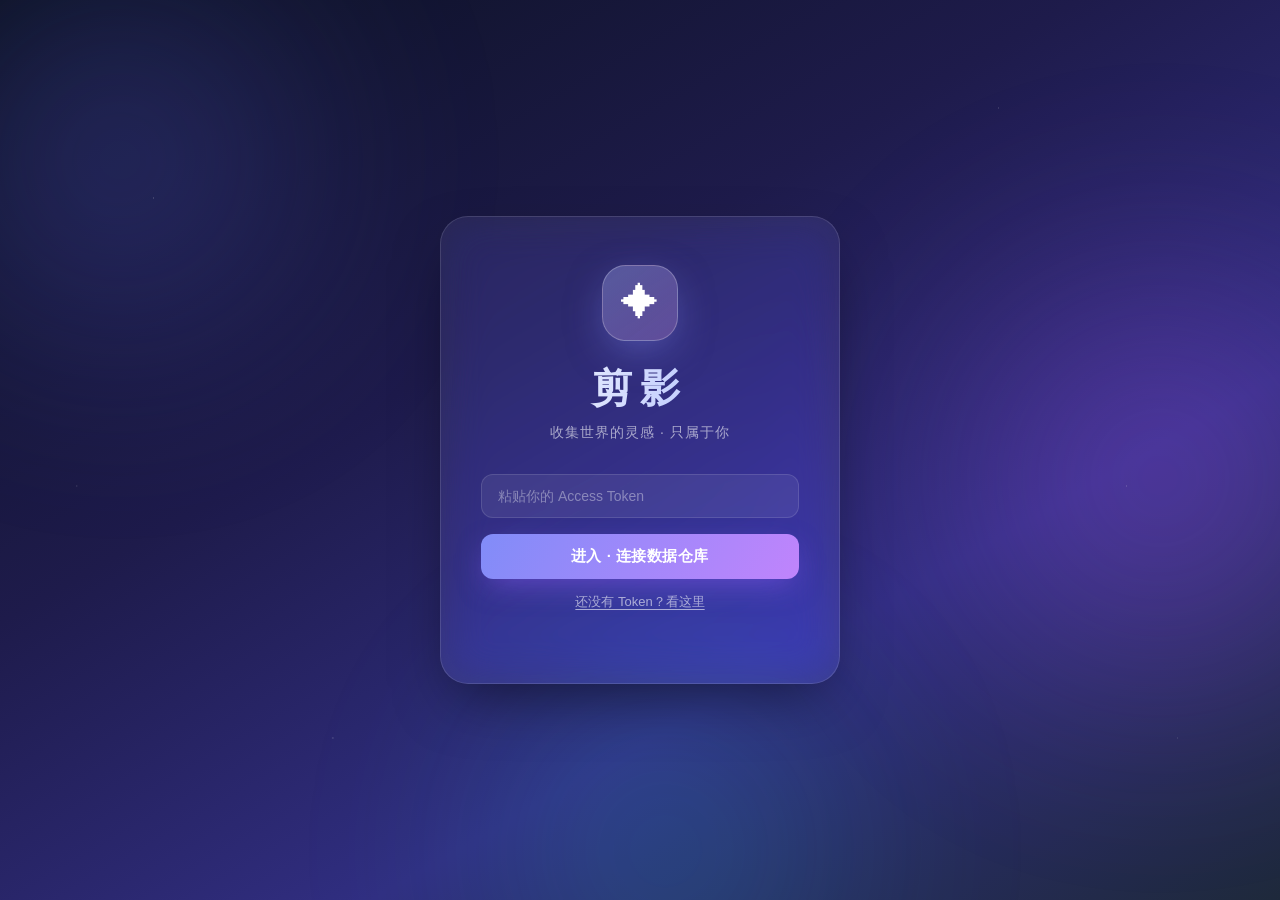
<file: index.html>
<!DOCTYPE html>
<html lang="zh-CN">
<head>
<meta charset="UTF-8">
<meta name="viewport" content="width=device-width, initial-scale=1.0">
<meta name="theme-color" content="#0f172a">
<title>剪影 · 灵感收藏</title>
<script>
/* 移动端自动分流到移动版（桌面版 / 移动版各自独立优化，互不妥协） */
(function(){var m=/Android|iPhone|iPad|iPod|Mobile/i.test(navigator.userAgent)||innerWidth<768;if(m){location.replace(location.href.replace(/index\.html?$/,'index-mobile.html'));}})();
</script>
<link rel="icon" href="data:image/svg+xml,%3Csvg xmlns='http://www.w3.org/2000/svg' viewBox='0 0 32 32'%3E%3Ctext y='24' font-size='24'%3E%E2%9C%A6%3C/text%3E%3C/svg%3E">
<link rel="stylesheet" href="assets/css/desktop.css">
</head>
<body>

<!-- ============ 渐变夜空背景 + 漂浮光球 ============ -->
<div class="bg" aria-hidden="true">
  <div class="orb o1"></div>
  <div class="orb o2"></div>
  <div class="orb o3"></div>
  <div class="starfield"></div>
</div>

<!-- ============ 登录屏 ============ -->
<div id="loginScreen" class="screen login hidden">
  <div class="login-card glass">
    <div class="login-logo">✦</div>
    <h1 class="login-title">剪影</h1>
    <p class="login-sub">收集世界的灵感 · 只属于你</p>
    <input id="loginToken" class="field" type="password" placeholder="粘贴你的 Access Token" autocomplete="off">
    <button id="loginBtn" class="btn-primary btn-block">进入 · 连接数据仓库</button>
    <button id="loginGuideBtn" class="btn-link">还没有 Token？看这里</button>
    <div id="loginGuide" class="login-guide hidden">
      <ol>
        <li>打开 <b>github.com/settings/tokens</b></li>
        <li>点 <b>Generate new token</b> → <b>Fine-grained token</b></li>
        <li>Token name 随意，有效期自选</li>
        <li><b>Repository access</b> 选 <b>Only select repositories</b>，勾选 <b>diary-data</b></li>
        <li><b>Permissions</b> → Repository permissions → <b>Contents: Read and write</b></li>
        <li>Generate 后复制令牌，粘贴到上方</li>
      </ol>
      <p class="tip">令牌只存在你自己浏览器里（localStorage），不会上传到任何服务器。所有数据写进你的私有仓库 <code>diary-data</code>。</p>
    </div>
    <p id="loginMsg" class="login-msg"></p>
  </div>
</div>

<!-- ============ 主界面 ============ -->
<div id="app" class="screen app hidden">

  <header class="nav glass">
    <div class="nav-logo"><span class="logo-mark">✦</span><span class="logo-text">剪影</span></div>
    <nav class="type-tabs" id="typeTabs">
      <button class="type-tab active" data-type="all">全部</button>
      <button class="type-tab" data-type="note"><i>✦</i>杂思</button>
      <button class="type-tab" data-type="quote"><i>❝</i>名句</button>
      <button class="type-tab" data-type="idea"><i>✧</i>奇思</button>
      <button class="type-tab" data-type="collection"><i>◉</i>美图</button>
    </nav>
    <div class="nav-right">
      <div class="search-wrap2">
        <input id="searchInput" class="search" type="search" placeholder="搜索…" autocomplete="off">
        <div id="searchSuggest" class="search-suggest hidden"></div>
      </div>
      <select id="monthSelect" class="month-select" title="按月份跳转"></select>
      <button id="wallBtn" class="icon-btn" title="图片墙">▦</button>
      <button id="settingsBtn" class="icon-btn" title="设置">⚙</button>
    </div>
  </header>

  <div id="emptyState" class="empty-state hidden">
    <div class="empty-glyph">◌</div>
    <p class="empty-title">这里还很安静</p>
    <p class="empty-sub">点右下角「＋」，写下第一条灵感</p>
  </div>
  <main id="timeline" class="timeline"></main>

  <div id="stats" class="stats glass hidden">
    <div class="stat-item"><b id="statCount">0</b><span>条</span></div>
    <div class="stat-item"><b id="statTag">0</b><span>标签</span></div>
    <div class="stat-item"><b id="statImg">0</b><span>图</span></div>
  </div>

  <button id="fabBtn" class="fab" title="写一条">＋</button>
  <button id="backTop" class="back-top hidden" title="回到顶部">↑</button>
</div>

<!-- ============ 编辑器弹窗 ============ -->
<div id="editor" class="modal hidden">
  <div class="editor glass">
    <div class="editor-head">
      <span class="editor-title" id="editorTitle">新灵感</span>
      <button class="preview-btn" id="previewBtn" title="切换预览">👁 预览</button>
      <button class="icon-btn editor-close" id="editorClose" title="关闭">✕</button>
    </div>
    <div class="type-picker" id="typePicker"></div>
    <textarea id="editorBody" class="editor-body" placeholder="写点什么…&#10;支持 markdown：# 标题、**粗体**、*斜体*、&gt; 引用、```代码```"></textarea>
    <div id="editorPreview" class="editor-preview hidden"></div>
    <div class="meta-row">
      <div class="chips" id="tagChips"></div>
      <input id="tagInput" class="tag-input" placeholder="标签 · 回车添加" autocomplete="off">
    </div>
    <div class="meta-row source-row hidden" id="sourceRow">
      <span class="meta-label">出处</span>
      <input id="sourceInput" class="field" placeholder="作者 / 书名 / 来源（名句类）" autocomplete="off">
    </div>
    <div class="img-strip" id="imgStrip"></div>
    <div class="drop-hint" id="dropHint">拖拽图片到这里 · 或点「配图」选择</div>
    <div class="editor-foot">
      <button class="btn-ghost" id="autoBtn">✨ 自动排版</button>
      <button class="btn-ghost" id="imgBtn">🖼 配图</button>
      <input type="file" id="fileInput" accept="image/*" multiple hidden>
      <button class="btn-primary" id="saveBtn">保存</button>
    </div>
  </div>
</div>

<!-- ============ 设置弹窗 ============ -->
<div id="settings" class="modal hidden">
  <div class="dialog glass">
    <div class="dialog-head">
      <span class="dialog-title">设置</span>
      <button class="icon-btn" id="settingsClose" title="关闭">✕</button>
    </div>
    <div class="dialog-body">
      <label class="field-label">Access Token（存于本机浏览器）</label>
      <input id="settingsToken" class="field" type="password" placeholder="留空则不改动" autocomplete="off">
      <div class="dialog-actions">
        <button class="btn-primary" id="settingsSave">保存设置</button>
        <button class="btn-danger" id="settingsClear">清除并退出</button>
      </div>
      <hr class="sep">
      <p class="dialog-sub">数据仓库：<code>yun-ai-base/diary-data</code>（私有）</p>
      <p class="dialog-sub">移动端：<a href="index-mobile.html" id="goMobile">切换到移动版 →</a></p>
      <p id="settingsMsg" class="login-msg"></p>
    </div>
  </div>
</div>

<!-- ============ 图片灯箱 ============ -->
<div id="lightbox" class="lightbox hidden">
  <img id="lightboxImg" alt="预览">
  <button class="lightbox-prev" id="lightboxPrev" title="上一张">‹</button>
  <button class="lightbox-next" id="lightboxNext" title="下一张">›</button>
  <div class="lightbox-count" id="lightboxCount"></div>
  <button class="lightbox-close" id="lightboxClose">✕</button>
</div>

<!-- ============ 图片墙（全屏覆盖） ============ -->
<div id="imageWall" class="wall hidden">
  <div class="wall-head">
    <span class="wall-title">▦ 图片墙</span>
    <span class="wall-count" id="wallCount"></span>
    <button class="icon-btn" id="wallClose" title="关闭">✕</button>
  </div>
  <div class="wall-grid" id="wallGrid"></div>
</div>

<div id="toast" class="toast"></div>

<script src="assets/js/common.js"></script>
<script src="assets/js/api.js"></script>
<script src="assets/js/app-desktop.js"></script>
</body>
</html>
</file>
<file: assets/css/desktop.css>
/* ============================================================
 * 剪影 · 灵感收藏站 — 桌面版（玻璃拟态）
 * 渐变夜空 · 毛玻璃卡片 · 光晕悬浮 · 模糊聚焦动效
 * ============================================================ */

:root {
  --bg1: #0b1120;
  --bg2: #1e1b4b;
  --bg3: #312e81;
  --bg4: #1e293b;
  --glass: rgba(255, 255, 255, 0.07);
  --glass-strong: rgba(255, 255, 255, 0.10);
  --border: rgba(255, 255, 255, 0.12);
  --border-hover: rgba(255, 255, 255, 0.24);
  --ink: rgba(255, 255, 255, 0.92);
  --ink-dim: rgba(255, 255, 255, 0.58);
  --ink-faint: rgba(255, 255, 255, 0.38);
  --accent: #a5b4fc;
  --accent-2: #f0abfc;
  --radius: 22px;
  --shadow: 0 24px 60px -18px rgba(0, 0, 0, 0.55);
  --font: -apple-system, BlinkMacSystemFont, "Segoe UI", "PingFang SC", "Hiragino Sans GB", "Microsoft YaHei", sans-serif;
  --serif: Georgia, "Times New Roman", "Songti SC", "STSong", serif;
}

* { margin: 0; padding: 0; box-sizing: border-box; }
html { scroll-behavior: smooth; }
body {
  font-family: var(--font);
  background: linear-gradient(150deg, var(--bg1) 0%, var(--bg2) 38%, var(--bg3) 68%, var(--bg4) 100%) fixed;
  background-size: cover;
  color: var(--ink);
  min-height: 100vh;
  overflow-x: hidden;
  -webkit-font-smoothing: antialiased;
}

.hidden { display: none !important; }
code { font-family: "SFMono-Regular", Consolas, monospace; font-size: 0.9em; background: rgba(255,255,255,0.12); padding: 1px 5px; border-radius: 5px; }

/* ============ 背景：光球 + 星尘 ============ */
.bg { position: fixed; inset: 0; z-index: 0; overflow: hidden; pointer-events: none; }
.orb {
  position: absolute;
  border-radius: 50%;
  filter: blur(110px);
  opacity: 0.42;
  will-change: transform;
}
.o1 { width: 480px; height: 480px; left: -120px; top: -80px; background: radial-gradient(circle, #6366f1, transparent 70%); animation: drift1 42s ease-in-out infinite alternate; }
.o2 { width: 560px; height: 560px; right: -160px; top: 22%; background: radial-gradient(circle, #a855f7, transparent 70%); animation: drift2 55s ease-in-out infinite alternate; }
.o3 { width: 460px; height: 460px; left: 34%; bottom: -180px; background: radial-gradient(circle, #22d3ee, transparent 70%); opacity: 0.28; animation: drift3 48s ease-in-out infinite alternate; }
@keyframes drift1 { from { transform: translate(0,0) scale(1); } to { transform: translate(140px, 90px) scale(1.15); } }
@keyframes drift2 { from { transform: translate(0,0) scale(1.05); } to { transform: translate(-110px, -70px) scale(0.92); } }
@keyframes drift3 { from { transform: translate(0,0) scale(0.95); } to { transform: translate(90px, -120px) scale(1.1); } }

.starfield {
  position: absolute; inset: 0;
  background-image:
    radial-gradient(1px 1px at 12% 22%, rgba(255,255,255,0.5), transparent),
    radial-gradient(1px 1px at 78% 12%, rgba(255,255,255,0.4), transparent),
    radial-gradient(1.5px 1.5px at 44% 68%, rgba(255,255,255,0.35), transparent),
    radial-gradient(1px 1px at 88% 54%, rgba(255,255,255,0.45), transparent),
    radial-gradient(1.5px 1.5px at 26% 82%, rgba(255,255,255,0.3), transparent),
    radial-gradient(1px 1px at 62% 38%, rgba(255,255,255,0.4), transparent),
    radial-gradient(1px 1px at 92% 82%, rgba(255,255,255,0.3), transparent),
    radial-gradient(1px 1px at 6% 54%, rgba(255,255,255,0.35), transparent);
  opacity: 0.6;
}

/* ============ 毛玻璃通用 ============ */
.glass {
  background: var(--glass);
  -webkit-backdrop-filter: blur(22px) saturate(150%);
  backdrop-filter: blur(22px) saturate(150%);
  border: 1px solid var(--border);
  box-shadow: var(--shadow);
}

/* ============ 屏幕切换 ============ */
.screen { position: relative; z-index: 1; min-height: 100vh; }

/* ============ 登录屏 ============ */
.login { display: flex; align-items: center; justify-content: center; padding: 24px; }
.login-card {
  width: 400px; max-width: 92vw;
  border-radius: 28px;
  padding: 48px 40px 40px;
  text-align: center;
  animation: card-in 0.7s ease-out both;
}
.login-logo {
  width: 76px; height: 76px; margin: 0 auto 20px;
  display: grid; place-items: center;
  font-size: 38px; color: #fff;
  border-radius: 24px;
  background: linear-gradient(140deg, rgba(165,180,252,0.35), rgba(240,171,252,0.25));
  border: 1px solid var(--border-hover);
  box-shadow: 0 12px 40px -8px rgba(129, 140, 248, 0.5);
  animation: logo-float 5s ease-in-out infinite;
}
@keyframes logo-float { 0%,100% { transform: translateY(0); } 50% { transform: translateY(-7px); } }
.login-title {
  font-family: var(--serif);
  font-size: 40px; font-weight: 600; letter-spacing: 8px;
  margin-bottom: 8px;
  background: linear-gradient(100deg, #fff, #c7d2fe 60%, #f5d0fe);
  -webkit-background-clip: text; background-clip: text;
  -webkit-text-fill-color: transparent;
}
.login-sub { color: var(--ink-dim); font-size: 14px; letter-spacing: 1px; margin-bottom: 32px; }
.field {
  width: 100%;
  background: rgba(255,255,255,0.07);
  border: 1px solid var(--border);
  border-radius: 12px;
  padding: 13px 16px;
  color: var(--ink);
  font-size: 14px;
  outline: none;
  transition: border-color 0.25s, box-shadow 0.25s;
}
.field:focus { border-color: var(--accent); box-shadow: 0 0 0 3px rgba(165,180,252,0.18); }
.field::placeholder { color: var(--ink-faint); }
.login .field { margin-bottom: 16px; }

/* ============ 按钮 ============ */
.btn-primary {
  background: linear-gradient(120deg, #818cf8, #c084fc);
  color: #fff;
  border: none;
  border-radius: 12px;
  padding: 13px 22px;
  font-size: 15px;
  font-weight: 600;
  cursor: pointer;
  letter-spacing: 0.5px;
  box-shadow: 0 10px 30px -8px rgba(139, 92, 246, 0.6);
  transition: transform 0.2s, box-shadow 0.3s, filter 0.3s;
}
.btn-primary:hover { transform: translateY(-1px); box-shadow: 0 14px 40px -8px rgba(139, 92, 246, 0.75); filter: brightness(1.06); }
.btn-primary:active { transform: translateY(0); }
.btn-primary:disabled { opacity: 0.6; cursor: not-allowed; transform: none; }
.btn-block { display: block; width: 100%; }
.btn-link {
  background: none; border: none; color: var(--ink-dim);
  font-size: 13px; cursor: pointer; margin-top: 14px;
  text-decoration: underline; text-underline-offset: 3px;
  transition: color 0.2s;
}
.btn-link:hover { color: var(--ink); }
.btn-ghost {
  background: rgba(255,255,255,0.06);
  border: 1px solid var(--border);
  color: var(--ink-dim);
  border-radius: 10px;
  padding: 9px 16px;
  font-size: 13px;
  cursor: pointer;
  transition: all 0.2s;
}
.btn-ghost:hover { color: var(--ink); border-color: var(--border-hover); background: rgba(255,255,255,0.1); }
.btn-danger {
  background: rgba(244, 63, 94, 0.14);
  border: 1px solid rgba(244, 63, 94, 0.35);
  color: #fda4af;
  border-radius: 10px;
  padding: 10px 18px;
  font-size: 13px;
  cursor: pointer;
  transition: all 0.2s;
}
.btn-danger:hover { background: rgba(244, 63, 94, 0.24); }
.login-msg { margin-top: 14px; font-size: 13px; min-height: 18px; color: #fda4af; }
.login-msg.ok { color: #6ee7b7; }
.login-guide {
  text-align: left; margin-top: 22px; padding: 20px 22px;
  background: rgba(255,255,255,0.05);
  border: 1px solid var(--border);
  border-radius: 16px;
  font-size: 13px; line-height: 1.9;
}
.login-guide ol { padding-left: 18px; }
.login-guide li { color: var(--ink-dim); }
.login-guide b { color: var(--ink); }
.login-guide .tip { color: var(--ink-faint); margin-top: 10px; font-size: 12px; }

/* ============ 主布局 ============ */
.app { display: flex; flex-direction: column; }

/* ---- 顶部毛玻璃导航 ---- */
.nav {
  position: sticky; top: 0; z-index: 50;
  display: flex; align-items: center; gap: 22px;
  padding: 14px 28px;
  border-left: none; border-right: none; border-top: none;
  box-shadow: 0 10px 40px -12px rgba(0,0,0,0.45);
  animation: drop-in 0.6s ease-out both;
}
@keyframes drop-in { from { opacity: 0; transform: translateY(-18px); } to { opacity: 1; transform: translateY(0); } }
.nav-logo { display: flex; align-items: center; gap: 10px; user-select: none; }
.logo-mark { font-size: 20px; color: var(--accent-2); }
.logo-text { font-family: var(--serif); font-size: 20px; letter-spacing: 4px; font-weight: 600; }

.type-tabs { display: flex; gap: 4px; flex: 1; justify-content: center; }
.type-tab {
  display: flex; align-items: center; gap: 7px;
  background: transparent; border: none; color: var(--ink-dim);
  padding: 9px 16px; border-radius: 12px;
  font-size: 14px; cursor: pointer;
  transition: all 0.25s;
}
.type-tab i { font-style: normal; font-size: 15px; }
.type-tab:hover { color: var(--ink); background: rgba(255,255,255,0.06); }
.type-tab.active { color: #fff; background: rgba(255,255,255,0.12); box-shadow: inset 0 0 0 1px var(--border-hover); }
.type-tab.active[data-type="note"] { color: #7dd3fc; }
.type-tab.active[data-type="quote"] { color: #fcd34d; }
.type-tab.active[data-type="idea"] { color: #c4b5fd; }
.type-tab.active[data-type="collection"] { color: #fb7185; }

.nav-right { display: flex; align-items: center; gap: 10px; }
.search {
  width: 170px;
  background: rgba(255,255,255,0.06);
  border: 1px solid var(--border);
  border-radius: 10px;
  padding: 8px 14px;
  color: var(--ink); font-size: 13px; outline: none;
  transition: width 0.3s, border-color 0.25s, box-shadow 0.25s;
}
.search:focus { width: 230px; border-color: var(--accent); box-shadow: 0 0 0 3px rgba(165,180,252,0.15); }
.search::placeholder { color: var(--ink-faint); }
.search-wrap2 { position: relative; }
.search-suggest {
  position: absolute; top: calc(100% + 8px); left: 0;
  min-width: 220px; max-width: 280px; max-height: 260px; overflow-y: auto;
  background: rgba(30, 27, 75, 0.95);
  -webkit-backdrop-filter: blur(18px);
  backdrop-filter: blur(18px);
  border: 1px solid var(--border);
  border-radius: 12px;
  padding: 6px;
  box-shadow: var(--shadow);
  z-index: 30;
  display: flex; flex-wrap: wrap; gap: 6px;
  animation: pop-in 0.18s ease-out both;
}
.suggest-item {
  background: rgba(255,255,255,0.07);
  border: 1px solid var(--border);
  color: var(--ink-dim);
  border-radius: 999px;
  padding: 5px 12px;
  font-size: 12.5px; cursor: pointer;
  transition: all 0.18s;
}
.suggest-item:hover { color: var(--accent); border-color: var(--accent); background: rgba(165,180,252,0.14); }
.month-select {
  background: rgba(255,255,255,0.06);
  border: 1px solid var(--border);
  color: var(--ink-dim);
  border-radius: 10px;
  padding: 8px 10px;
  font-size: 13px; outline: none; cursor: pointer;
}
.month-select:focus { border-color: var(--accent); }
.month-select option { background: #1e1b4b; color: var(--ink); }
.icon-btn {
  width: 36px; height: 36px;
  display: grid; place-items: center;
  background: rgba(255,255,255,0.06);
  border: 1px solid var(--border);
  border-radius: 10px;
  color: var(--ink-dim); font-size: 15px; cursor: pointer;
  transition: all 0.25s;
}
.icon-btn:hover { color: var(--ink); border-color: var(--border-hover); background: rgba(255,255,255,0.11); }

/* ---- 时间线：瀑布流多列（CSS Columns） ---- */
.timeline {
  width: 100%; max-width: 1300px;
  margin: 0 auto;
  padding: 40px 24px 120px;
  column-count: 3;
  column-gap: 22px;
  column-fill: balance;
}
@media (max-width: 1100px) { .timeline { column-count: 2; } }
@media (max-width: 720px)  { .timeline { column-count: 1; padding: 24px 14px 110px; } }

/* 加载骨架 */
.skeleton-card {
  display: inline-block;
  width: 100%; vertical-align: top;
  break-inside: avoid;
  border-radius: var(--radius);
  padding: 18px 20px;
  margin-bottom: 22px;
  background: var(--glass-strong);
  border: 1px solid var(--border);
  box-shadow: var(--shadow);
}
.sk {
  background: linear-gradient(100deg, rgba(255,255,255,0.06) 40%, rgba(255,255,255,0.14) 50%, rgba(255,255,255,0.06) 60%);
  background-size: 200% 100%;
  animation: sk-shimmer 1.4s ease-in-out infinite;
  border-radius: 6px;
}
.sk-head { width: 80px; height: 20px; margin-bottom: 16px; }
.sk-line { height: 13px; margin-bottom: 10px; }
.w100 { width: 100%; } .w90 { width: 90%; } .w60 { width: 60%; }
@keyframes sk-shimmer {
  from { background-position: 200% 0; }
  to   { background-position: -200% 0; }
}

/* ---- 条目卡片（小卡片瀑布流） ---- */
.entry-card {
  position: relative;
  display: inline-block;
  width: 100%;
  vertical-align: top;
  break-inside: avoid;
  border-radius: var(--radius);
  padding: 18px 20px 16px;
  margin-bottom: 22px;
  background: var(--glass-strong);
  -webkit-backdrop-filter: blur(22px) saturate(150%);
  backdrop-filter: blur(22px) saturate(150%);
  border: 1px solid var(--border);
  box-shadow: var(--shadow);
  animation: card-in 0.65s cubic-bezier(0.22, 1, 0.36, 1) both;
  transition: transform 0.35s cubic-bezier(0.22, 1, 0.36, 1), box-shadow 0.35s, border-color 0.35s;
  overflow: hidden;
}
.entry-card:hover {
  transform: translateY(-4px);
  border-color: var(--border-hover);
  box-shadow: 0 32px 70px -20px rgba(0, 0, 0, 0.65);
}
/* 鼠标光晕跟随 */
.entry-card::before {
  content: "";
  position: absolute;
  inset: 0;
  border-radius: inherit;
  background: radial-gradient(320px circle at var(--mx, 50%) var(--my, 50%), rgba(255, 255, 255, 0.10), transparent 60%);
  opacity: 0;
  transition: opacity 0.4s;
  pointer-events: none;
}
.entry-card:hover::before { opacity: 1; }

@keyframes card-in {
  from { opacity: 0; filter: blur(16px); transform: translateY(26px); }
  to   { opacity: 1; filter: blur(0); transform: translateY(0); }
}

/* 卡片头部：类型 + 时间 + 操作 */
.entry-head { display: flex; align-items: center; gap: 12px; margin-bottom: 14px; }
.entry-type {
  display: inline-flex; align-items: center; gap: 6px;
  font-size: 12.5px; font-weight: 600;
  padding: 5px 12px; border-radius: 999px;
  border: 1px solid currentColor;
  opacity: 0.92;
}
.entry-type i { font-style: normal; font-size: 13px; }
.entry-time { color: var(--ink-faint); font-size: 12.5px; letter-spacing: 0.5px; flex: 1; }
.entry-menu { position: relative; }
.entry-menu-btn {
  width: 30px; height: 30px;
  display: grid; place-items: center;
  background: none; border: none; color: var(--ink-faint);
  font-size: 16px; border-radius: 8px; cursor: pointer;
  transition: all 0.2s;
}
.entry-menu-btn:hover { color: var(--ink); background: rgba(255,255,255,0.08); }
.entry-menu-pop {
  position: absolute; right: 0; top: 34px; z-index: 20;
  background: rgba(30, 27, 75, 0.9);
  -webkit-backdrop-filter: blur(18px);
  backdrop-filter: blur(18px);
  border: 1px solid var(--border);
  border-radius: 12px;
  padding: 6px;
  min-width: 110px;
  box-shadow: var(--shadow);
  animation: pop-in 0.2s ease-out both;
}
@keyframes pop-in { from { opacity: 0; transform: translateY(-6px) scale(0.96); } to { opacity: 1; transform: translateY(0) scale(1); } }
.entry-menu-item {
  display: block; width: 100%; text-align: left;
  background: none; border: none; color: var(--ink-dim);
  padding: 8px 12px; font-size: 13px; border-radius: 8px; cursor: pointer;
  transition: all 0.15s;
}
.entry-menu-item:hover { color: #fff; background: rgba(255,255,255,0.09); }
.entry-menu-item.danger:hover { color: #fda4af; background: rgba(244,63,94,0.14); }

/* 正文 */
.entry-body { font-size: 15px; line-height: 1.85; color: var(--ink); word-break: break-word; }
/* 文字笔记折叠：限高 + 渐变遮罩 + 展开按钮 */
.entry-body-collapsed {
  position: relative;
  max-height: 8.2em;            /* 约 4 行 */
  overflow: hidden;
}
.entry-body-collapsed::after {
  content: "";
  position: absolute; left: 0; right: 0; bottom: 0; height: 3em;
  background: linear-gradient(to bottom, transparent, rgba(30, 27, 75, 0.92));
  pointer-events: none;
}
.entry-toggle {
  display: block;
  margin-top: 8px;
  background: rgba(165, 180, 252, 0.12);
  border: 1px solid rgba(165, 180, 252, 0.28);
  color: var(--accent);
  font-size: 12.5px; cursor: pointer;
  padding: 5px 0;
  font-weight: 600;
  border-radius: 999px;
  width: 100%;
  text-align: center;
  transition: all 0.2s;
}
.entry-toggle:hover { background: rgba(165, 180, 252, 0.2); }
.entry-body p { margin-bottom: 10px; }
.entry-body p:last-child { margin-bottom: 0; }
.entry-body h1, .entry-body h2, .entry-body h3, .entry-body h4, .entry-body h5, .entry-body h6 {
  margin: 14px 0 8px; line-height: 1.4;
}
.entry-body h1 { font-size: 22px; } .entry-body h2 { font-size: 19px; }
.entry-body h3 { font-size: 17px; } .entry-body h4 { font-size: 15.5px; }
.entry-body a { color: var(--accent); text-decoration: none; border-bottom: 1px solid rgba(165,180,252,0.4); }
.entry-body a:hover { border-bottom-color: var(--accent); }
.entry-body strong { color: #fff; }
.entry-body blockquote {
  border-left: 3px solid var(--accent);
  padding: 4px 16px; margin: 12px 0;
  color: var(--ink-dim); font-style: italic;
  background: rgba(255,255,255,0.03);
  border-radius: 0 8px 8px 0;
}
.entry-body ul, .entry-body ol { padding-left: 22px; margin: 8px 0; }
.entry-body li { margin-bottom: 4px; }
.md-code-inline { background: rgba(255,255,255,0.13); padding: 1px 6px; border-radius: 5px; font-size: 0.88em; }
.md-code { background: rgba(0,0,0,0.3); border: 1px solid var(--border); border-radius: 10px; padding: 12px 14px; font-size: 13px; overflow-x: auto; margin: 12px 0; }
.md-img {
  max-width: 100%; border-radius: 14px; margin: 10px 0;
  box-shadow: 0 12px 34px -12px rgba(0,0,0,0.6);
  display: block;
  cursor: zoom-in;
}
.md-img-rel { display: block; margin: 10px 0; min-height: 40px; }
/* 多图网格排版：2 张并排，≥3 张首图跨全宽 + 其余 2 列缩略图 */
.img-grid {
  display: grid;
  grid-template-columns: repeat(2, 1fr);
  gap: 9px;
  margin: 12px 0;
}
.img-grid .md-img,
.img-grid .md-img-rel {
  width: 100%;
  aspect-ratio: 1 / 1;
  object-fit: cover;
  margin: 0;
  border-radius: 12px;
  display: block;
  box-shadow: none;
}
.img-grid .md-img-rel { background: rgba(255,255,255,0.05); }
.img-grid-many .md-img:first-child,
.img-grid-many .md-img-rel:first-child {
  grid-column: 1 / -1;
  aspect-ratio: 16 / 10;
  object-fit: cover;
}

/* 出处 */
.entry-source {
  margin-top: 12px; padding-top: 12px;
  border-top: 1px dashed rgba(255,255,255,0.14);
  color: var(--ink-dim); font-size: 13px; font-style: italic;
}
.entry-source::before { content: "—— "; color: var(--ink-faint); }

/* 标签 */
.entry-tags { display: flex; flex-wrap: wrap; gap: 8px; margin-top: 16px; }
.tag {
  font-size: 12px; color: var(--ink-dim);
  padding: 4px 12px; border-radius: 999px;
  border: 1px solid var(--border);
  background: rgba(255,255,255,0.04);
  cursor: pointer;
  transition: all 0.2s;
}
.tag:hover { color: var(--accent); border-color: var(--accent); background: rgba(165,180,252,0.12); }
.tag.active { color: #1e1b4b; background: var(--accent); border-color: var(--accent); font-weight: 600; }

/* 日期分组标题（瀑布流下不再分组，改为卡片内显示时间） */
.day-group { display: block; break-inside: avoid; }
.day-group.visible { display: block; }
.day-label {
  display: none;
}

/* 空状态 */
.empty-state { text-align: center; padding: 90px 0 60px; }
.empty-glyph { font-size: 52px; color: var(--ink-faint); margin-bottom: 18px; animation: breathe 4s ease-in-out infinite; }
@keyframes breathe { 0%,100% { opacity: 0.5; transform: scale(1); } 50% { opacity: 1; transform: scale(1.08); } }
.empty-title { font-size: 18px; color: var(--ink-dim); margin-bottom: 8px; }
.empty-sub { font-size: 14px; color: var(--ink-faint); }

/* 右侧统计 */
.stats {
  position: fixed; right: 26px; top: 96px; z-index: 40;
  display: flex; flex-direction: column; gap: 6px;
  border-radius: 16px; padding: 16px 18px;
  animation: fade-in 0.8s 0.2s ease-out both;
}
@keyframes fade-in { from { opacity: 0; } to { opacity: 1; } }
.stat-item { display: flex; align-items: baseline; gap: 8px; color: var(--ink-dim); font-size: 12.5px; }
.stat-item b { font-size: 20px; color: var(--ink); font-family: var(--serif); }

/* 悬浮 + 按钮 */
.fab {
  position: fixed; right: 30px; bottom: 30px; z-index: 60;
  width: 60px; height: 60px;
  border-radius: 20px;
  border: 1px solid var(--border-hover);
  background: linear-gradient(135deg, rgba(129,140,248,0.55), rgba(192,132,252,0.45));
  -webkit-backdrop-filter: blur(16px);
  backdrop-filter: blur(16px);
  color: #fff; font-size: 30px; font-weight: 300;
  cursor: pointer;
  box-shadow: 0 16px 44px -10px rgba(139,92,246,0.7);
  transition: transform 0.25s cubic-bezier(0.34, 1.56, 0.64, 1), box-shadow 0.3s;
}
.fab:hover { transform: scale(1.08) rotate(90deg); box-shadow: 0 20px 60px -10px rgba(139,92,246,0.9); }
.fab:active { transform: scale(0.96); }

/* 回到顶部 */
.back-top {
  position: fixed; right: 34px; bottom: 110px; z-index: 55;
  width: 42px; height: 42px;
  border-radius: 50%;
  border: 1px solid var(--border);
  background: rgba(30, 27, 75, 0.72);
  -webkit-backdrop-filter: blur(16px);
  backdrop-filter: blur(16px);
  color: var(--ink-dim); font-size: 17px;
  cursor: pointer;
  box-shadow: 0 12px 34px -12px rgba(0,0,0,0.6);
  transition: all 0.25s;
}
.back-top:hover { color: var(--ink); border-color: var(--accent); transform: translateY(-2px); }
.back-top.hidden { display: none; }

/* ============ 弹窗通用 ============ */
.modal {
  position: fixed; inset: 0; z-index: 100;
  display: flex; align-items: center; justify-content: center;
  background: rgba(5, 8, 20, 0.55);
  -webkit-backdrop-filter: blur(8px);
  backdrop-filter: blur(8px);
  animation: fade-in 0.3s ease-out both;
}
.modal.hidden { display: none; }

/* ---- 编辑器 ---- */
.editor {
  width: 560px; max-width: 94vw; max-height: 88vh;
  border-radius: 26px;
  display: flex; flex-direction: column;
  animation: modal-in 0.4s cubic-bezier(0.22, 1, 0.36, 1) both;
  overflow: hidden;
}
@keyframes modal-in { from { opacity: 0; transform: translateY(28px) scale(0.96); } to { opacity: 1; transform: translateY(0) scale(1); } }
.editor-head {
  display: flex; align-items: center; justify-content: space-between;
  padding: 20px 24px 0;
}
.editor-title { font-family: var(--serif); font-size: 19px; letter-spacing: 2px; }
.editor-close { position: static; }
.preview-btn {
  background: rgba(255,255,255,0.06);
  border: 1px solid var(--border);
  color: var(--ink-dim);
  border-radius: 999px;
  padding: 5px 14px;
  font-size: 12.5px; cursor: pointer;
  transition: all 0.2s;
}
.preview-btn:hover { color: var(--ink); border-color: var(--accent); background: rgba(165,180,252,0.1); }

/* 类型选择 */
.type-picker { display: flex; gap: 8px; padding: 18px 24px 0; }
.type-opt {
  flex: 1;
  display: flex; flex-direction: column; align-items: center; gap: 5px;
  padding: 12px 6px;
  border-radius: 14px;
  border: 1px solid var(--border);
  background: rgba(255,255,255,0.04);
  color: var(--ink-dim); font-size: 12.5px;
  cursor: pointer; transition: all 0.22s;
}
.type-opt i { font-style: normal; font-size: 20px; color: var(--ink-dim); transition: all 0.22s; }
.type-opt:hover { background: rgba(255,255,255,0.08); }
.type-opt.active { border-color: currentColor; background: rgba(255,255,255,0.1); color: var(--ink); }
.type-opt.active i { color: inherit; transform: translateY(-2px) scale(1.1); }

.editor-body {
  margin: 18px 24px 0;
  min-height: 150px;
  resize: vertical;
  background: rgba(255,255,255,0.05);
  border: 1px solid var(--border);
  border-radius: 14px;
  padding: 16px;
  color: var(--ink); font-size: 15px; line-height: 1.8;
  font-family: var(--font);
  outline: none;
  transition: border-color 0.25s, box-shadow 0.25s;
}
.editor-body:focus { border-color: var(--accent); box-shadow: 0 0 0 3px rgba(165,180,252,0.15); }
.editor-body::placeholder { color: var(--ink-faint); }
.editor-preview {
  margin: 18px 24px 0;
  min-height: 150px;
  max-height: 320px;
  overflow-y: auto;
  background: rgba(255,255,255,0.05);
  border: 1px solid var(--border);
  border-radius: 14px;
  padding: 16px;
  color: var(--ink); font-size: 15px; line-height: 1.85;
  word-break: break-word;
}
.editor-preview p { margin-bottom: 10px; }
.editor-preview p:last-child { margin-bottom: 0; }
.editor-preview h1 { font-size: 22px; } .editor-preview h2 { font-size: 19px; }
.editor-preview h3 { font-size: 17px; }
.editor-preview h1, .editor-preview h2, .editor-preview h3, .editor-preview h4, .editor-preview h5, .editor-preview h6 { margin: 14px 0 8px; line-height: 1.4; }
.editor-preview blockquote { border-left: 3px solid var(--accent); padding: 4px 16px; margin: 12px 0; color: var(--ink-dim); font-style: italic; background: rgba(255,255,255,0.03); border-radius: 0 8px 8px 0; }
.editor-preview code { background: rgba(255,255,255,0.13); padding: 1px 6px; border-radius: 5px; font-size: 0.88em; }
.editor-preview pre { background: rgba(0,0,0,0.3); border: 1px solid var(--border); border-radius: 10px; padding: 12px 14px; font-size: 13px; overflow-x: auto; margin: 12px 0; }
.editor-preview ul, .editor-preview ol { padding-left: 22px; margin: 8px 0; }
.editor-preview a { color: var(--accent); }
.editor-preview img { max-width: 100%; border-radius: 10px; margin: 8px 0; }

.meta-row { display: flex; align-items: center; gap: 10px; padding: 14px 24px 0; }
.meta-label { color: var(--ink-dim); font-size: 13px; white-space: nowrap; }
.chips { display: flex; flex-wrap: wrap; gap: 6px; flex: 1; min-height: 28px; }
.chip {
  display: inline-flex; align-items: center; gap: 6px;
  font-size: 12.5px; color: var(--accent);
  background: rgba(165,180,252,0.14);
  border: 1px solid rgba(165,180,252,0.3);
  padding: 4px 8px 4px 12px; border-radius: 999px;
  animation: chip-in 0.25s ease-out both;
}
@keyframes chip-in { from { opacity: 0; transform: scale(0.8); } to { opacity: 1; transform: scale(1); } }
.chip-x { background: none; border: none; color: inherit; cursor: pointer; font-size: 13px; padding: 0 2px; opacity: 0.7; }
.chip-x:hover { opacity: 1; }
.tag-input {
  background: rgba(255,255,255,0.05);
  border: 1px solid var(--border);
  border-radius: 999px;
  padding: 6px 14px;
  color: var(--ink); font-size: 13px; outline: none; width: 140px;
  transition: border-color 0.25s;
}
.tag-input:focus { border-color: var(--accent); }
.source-row { padding-top: 12px; }
.source-row .field { width: auto; flex: 1; }

/* 图片预览条 */
.img-strip { display: flex; flex-wrap: wrap; gap: 10px; padding: 14px 24px 0; }
.img-preview {
  position: relative;
  width: 88px; height: 88px;
  border-radius: 12px;
  overflow: hidden;
  border: 1px solid var(--border);
  animation: chip-in 0.25s ease-out both;
}
.img-preview img { width: 100%; height: 100%; object-fit: cover; display: block; }
.img-preview-x {
  position: absolute; top: 4px; right: 4px;
  width: 22px; height: 22px;
  display: grid; place-items: center;
  background: rgba(0,0,0,0.6);
  border: none; color: #fff; border-radius: 50%;
  font-size: 11px; cursor: pointer;
  backdrop-filter: blur(4px);
}
.img-preview-x:hover { background: rgba(244,63,94,0.85); }

/* 拖拽上传提示 */
.drop-hint {
  margin: 14px 24px 0;
  padding: 18px;
  border: 2px dashed rgba(255,255,255,0.2);
  border-radius: 14px;
  text-align: center;
  color: var(--ink-faint);
  font-size: 13px;
  transition: all 0.25s;
}
.drop-hint.dragover {
  border-color: var(--accent);
  color: var(--accent);
  background: rgba(165,180,252,0.12);
  transform: scale(1.02);
}

.editor-foot {
  display: flex; align-items: center; justify-content: space-between;
  padding: 18px 24px 22px;
}

/* ---- 设置弹窗 ---- */
.dialog {
  width: 430px; max-width: 92vw;
  border-radius: 24px;
  animation: modal-in 0.4s cubic-bezier(0.22, 1, 0.36, 1) both;
}
.dialog-head { display: flex; align-items: center; justify-content: space-between; padding: 22px 24px 0; }
.dialog-title { font-family: var(--serif); font-size: 19px; letter-spacing: 2px; }
.dialog-body { padding: 18px 24px 24px; }
.field-label { display: block; color: var(--ink-dim); font-size: 13px; margin-bottom: 8px; }
.dialog-actions { display: flex; gap: 10px; margin-top: 14px; }
.dialog-actions .btn-primary { flex: 1; }
.sep { border: none; border-top: 1px solid var(--border); margin: 20px 0 16px; }
.dialog-sub { color: var(--ink-faint); font-size: 12.5px; margin-bottom: 8px; line-height: 1.7; }
.dialog-sub a { color: var(--accent); }

/* ============ 灯箱 ============ */
.lightbox {
  position: fixed; inset: 0; z-index: 200;
  display: flex; align-items: center; justify-content: center;
  background: rgba(3, 5, 14, 0.9);
  -webkit-backdrop-filter: blur(10px);
  backdrop-filter: blur(10px);
  animation: fade-in 0.3s ease-out both;
}
.lightbox.hidden { display: none; }
.lightbox img {
  max-width: 90vw; max-height: 90vh;
  border-radius: 16px;
  box-shadow: 0 30px 80px -20px rgba(0,0,0,0.9);
  animation: lightbox-in 0.4s cubic-bezier(0.22, 1, 0.36, 1) both;
}
@keyframes lightbox-in { from { opacity: 0; transform: scale(0.92); } to { opacity: 1; transform: scale(1); } }
.lightbox-close {
  position: absolute; top: 24px; right: 28px;
  width: 40px; height: 40px;
  display: grid; place-items: center;
  background: rgba(255,255,255,0.1);
  border: 1px solid var(--border);
  color: #fff; border-radius: 50%;
  font-size: 16px; cursor: pointer;
  transition: all 0.25s;
}
.lightbox-close:hover { background: rgba(244,63,94,0.4); transform: rotate(90deg); }
.lightbox-prev, .lightbox-next {
  position: absolute; top: 50%; transform: translateY(-50%);
  width: 46px; height: 46px;
  display: grid; place-items: center;
  background: rgba(255,255,255,0.1);
  border: 1px solid var(--border);
  color: #fff; border-radius: 50%;
  font-size: 28px; line-height: 1; cursor: pointer;
  transition: all 0.25s;
}
.lightbox-prev { left: 28px; }
.lightbox-next { right: 28px; }
.lightbox-prev:hover, .lightbox-next:hover { background: rgba(255,255,255,0.22); }
.lightbox-count {
  position: absolute; bottom: 28px; left: 50%; transform: translateX(-50%);
  color: rgba(255,255,255,0.8); font-size: 14px; letter-spacing: 0.5px;
  background: rgba(0,0,0,0.35); padding: 4px 14px; border-radius: 999px;
}

/* ============ 图片墙 ============ */
.wall {
  position: fixed; inset: 0; z-index: 150;
  background: rgba(5, 8, 20, 0.97);
  -webkit-backdrop-filter: blur(12px);
  backdrop-filter: blur(12px);
  overflow-y: auto;
  animation: fade-in 0.25s ease-out both;
}
.wall.hidden { display: none; }
.wall-head {
  position: sticky; top: 0; z-index: 2;
  display: flex; align-items: center; gap: 12px;
  padding: 20px 28px;
  background: rgba(5, 8, 20, 0.85);
  -webkit-backdrop-filter: blur(14px);
  backdrop-filter: blur(14px);
  border-bottom: 1px solid var(--border);
}
.wall-title { font-family: var(--serif); font-size: 19px; letter-spacing: 2px; flex: 1; }
.wall-count { color: var(--ink-dim); font-size: 13px; }
.wall-grid {
  display: grid;
  grid-template-columns: repeat(auto-fill, minmax(170px, 1fr));
  gap: 12px;
  padding: 24px 28px 60px;
}
.wall-cell {
  display: block;
  aspect-ratio: 1 / 1;
  border-radius: 14px;
  overflow: hidden;
  background: rgba(255,255,255,0.05);
  cursor: zoom-in;
  margin: 0;               /* 覆盖 .md-img-rel 默认外边距 */
  min-height: 0;           /* 覆盖 .md-img-rel 默认占位高度 */
  animation: card-in 0.5s cubic-bezier(0.22, 1, 0.36, 1) both;
}
.wall-cell img { width: 100%; height: 100%; object-fit: cover; display: block; }
.wall-cell img:hover { opacity: 0.92; }
.empty-wall { grid-column: 1 / -1; text-align: center; color: var(--ink-faint); padding: 80px 0; font-size: 15px; }

/* ============ Toast ============ */
.toast {
  position: fixed; left: 50%; bottom: 40px; z-index: 300;
  transform: translateX(-50%) translateY(80px);
  background: rgba(30, 27, 75, 0.92);
  -webkit-backdrop-filter: blur(14px);
  backdrop-filter: blur(14px);
  border: 1px solid var(--border-hover);
  color: var(--ink);
  padding: 12px 22px;
  border-radius: 14px;
  font-size: 14px;
  box-shadow: var(--shadow);
  opacity: 0;
  transition: all 0.4s cubic-bezier(0.22, 1, 0.36, 1);
  pointer-events: none;
}
.toast.show { opacity: 1; transform: translateX(-50%) translateY(0); }

/* ============ 窄窗口适配（桌面版仍可用，绝不破坏布局） ============ */
@media (max-width: 860px) {
  .stats { display: none; }
  .nav { flex-wrap: wrap; }
  .nav-right { order: 3; width: 100%; justify-content: flex-end; }
  .search { width: 100%; }
  .search:focus { width: 100%; }
  .type-tabs { order: 4; width: 100%; overflow-x: auto; justify-content: flex-start; }
  .nav-logo { order: 1; }
  .nav-right { order: 2; margin-left: auto; width: auto; }
  .timeline::before { display: none; }
}
</file>
<file: assets/css/mobile.css>
/* ============================================================
 * 剪影 · 灵感收藏站 — 移动版（玻璃拟态 · 触控优先）
 * 沉浸卡片流 · 底部导航 · 全屏编辑器
 * ============================================================ */

:root {
  --bg1: #0b1120;
  --bg2: #1e1b4b;
  --bg3: #312e81;
  --bg4: #1e293b;
  --glass: rgba(255, 255, 255, 0.08);
  --glass-strong: rgba(255, 255, 255, 0.11);
  --border: rgba(255, 255, 255, 0.14);
  --border-hover: rgba(255, 255, 255, 0.26);
  --ink: rgba(255, 255, 255, 0.94);
  --ink-dim: rgba(255, 255, 255, 0.62);
  --ink-faint: rgba(255, 255, 255, 0.40);
  --accent: #a5b4fc;
  --radius: 20px;
  --safe-b: env(safe-area-inset-bottom, 0px);
  --font: -apple-system, BlinkMacSystemFont, "Segoe UI", "PingFang SC", "Hiragino Sans GB", "Microsoft YaHei", sans-serif;
  --serif: Georgia, "Times New Roman", "Songti SC", "STSong", serif;
}

* { margin: 0; padding: 0; box-sizing: border-box; -webkit-tap-highlight-color: transparent; }
html { scroll-behavior: smooth; }
body {
  font-family: var(--font);
  background: linear-gradient(160deg, var(--bg1) 0%, var(--bg2) 40%, var(--bg3) 70%, var(--bg4) 100%) fixed;
  color: var(--ink);
  min-height: 100vh;
  min-height: 100dvh;
  overflow-x: hidden;
  -webkit-font-smoothing: antialiased;
  user-select: none;
}
input, textarea { user-select: text; }
.entry-body, .entry-source { user-select: text; -webkit-user-select: text; }
.hidden { display: none !important; }
code { font-family: Consolas, monospace; font-size: 0.88em; background: rgba(255,255,255,0.12); padding: 1px 5px; border-radius: 5px; }

/* ============ 背景 ============ */
.bg { position: fixed; inset: 0; z-index: 0; overflow: hidden; pointer-events: none; }
.orb { position: absolute; border-radius: 50%; filter: blur(90px); opacity: 0.35; will-change: transform; }
.o1 { width: 340px; height: 340px; left: -110px; top: -90px; background: radial-gradient(circle, #6366f1, transparent 70%); animation: drift1 38s ease-in-out infinite alternate; }
.o2 { width: 380px; height: 380px; right: -140px; top: 28%; background: radial-gradient(circle, #a855f7, transparent 70%); animation: drift2 46s ease-in-out infinite alternate; }
.o3 { width: 320px; height: 320px; left: 20%; bottom: -140px; background: radial-gradient(circle, #22d3ee, transparent 70%); opacity: 0.24; animation: drift3 42s ease-in-out infinite alternate; }
@keyframes drift1 { from { transform: translate(0,0); } to { transform: translate(90px, 60px); } }
@keyframes drift2 { from { transform: translate(0,0); } to { transform: translate(-80px, -50px); } }
@keyframes drift3 { from { transform: translate(0,0); } to { transform: translate(70px, -80px); } }

/* ============ 毛玻璃 ============ */
.glass {
  background: var(--glass);
  -webkit-backdrop-filter: blur(20px) saturate(150%);
  backdrop-filter: blur(20px) saturate(150%);
  border: 1px solid var(--border);
}

/* ============ 屏幕 ============ */
.screen { position: relative; z-index: 1; min-height: 100vh; min-height: 100dvh; }

/* ============ 登录屏 ============ */
.login { display: flex; align-items: center; justify-content: center; padding: 24px; }
.login-card {
  width: 100%; max-width: 420px;
  border-radius: 28px;
  padding: 40px 28px 34px;
  text-align: center;
  animation: card-in 0.7s ease-out both;
}
.login-logo {
  width: 72px; height: 72px; margin: 0 auto 18px;
  display: grid; place-items: center;
  font-size: 36px; color: #fff;
  border-radius: 22px;
  background: linear-gradient(140deg, rgba(165,180,252,0.35), rgba(240,171,252,0.25));
  border: 1px solid var(--border-hover);
  box-shadow: 0 12px 40px -8px rgba(129,140,248,0.5);
  animation: logo-float 5s ease-in-out infinite;
}
@keyframes logo-float { 0%,100% { transform: translateY(0); } 50% { transform: translateY(-6px); } }
.login-title {
  font-family: var(--serif);
  font-size: 36px; font-weight: 600; letter-spacing: 7px;
  margin-bottom: 6px;
  background: linear-gradient(100deg, #fff, #c7d2fe 60%, #f5d0fe);
  -webkit-background-clip: text; background-clip: text;
  -webkit-text-fill-color: transparent;
}
.login-sub { color: var(--ink-dim); font-size: 13px; letter-spacing: 1px; margin-bottom: 26px; }
.field {
  width: 100%;
  background: rgba(255,255,255,0.07);
  border: 1px solid var(--border);
  border-radius: 13px;
  padding: 14px 16px;
  color: var(--ink); font-size: 15px;
  outline: none;
  transition: border-color 0.25s, box-shadow 0.25s;
}
.field:focus { border-color: var(--accent); box-shadow: 0 0 0 3px rgba(165,180,252,0.18); }
.field::placeholder { color: var(--ink-faint); }
.login .field { margin-bottom: 14px; }

/* ============ 按钮 ============ */
.btn-primary {
  background: linear-gradient(120deg, #818cf8, #c084fc);
  color: #fff; border: none;
  border-radius: 13px;
  padding: 14px 22px;
  font-size: 16px; font-weight: 600;
  cursor: pointer;
  box-shadow: 0 10px 30px -8px rgba(139,92,246,0.6);
  transition: transform 0.15s, box-shadow 0.3s, filter 0.3s;
}
.btn-primary:hover { filter: brightness(1.06); }
.btn-primary:active { transform: scale(0.98); }
.btn-primary:disabled { opacity: 0.6; }
.btn-block { display: block; width: 100%; }
.btn-link { background: none; border: none; color: var(--ink-dim); font-size: 13px; cursor: pointer; margin-top: 14px; text-decoration: underline; text-underline-offset: 3px; }
.btn-ghost {
  background: rgba(255,255,255,0.06);
  border: 1px solid var(--border);
  color: var(--ink-dim);
  border-radius: 12px;
  padding: 11px 16px;
  font-size: 14px;
  cursor: pointer;
  transition: all 0.2s;
}
.btn-ghost:active { background: rgba(255,255,255,0.12); }
.btn-danger {
  background: rgba(244,63,94,0.14);
  border: 1px solid rgba(244,63,94,0.35);
  color: #fda4af;
  border-radius: 12px;
  padding: 13px 18px;
  font-size: 14px;
  cursor: pointer;
}
.login-msg { margin-top: 12px; font-size: 13px; min-height: 18px; color: #fda4af; }
.login-msg.ok { color: #6ee7b7; }
.login-guide {
  text-align: left; margin-top: 20px; padding: 18px 20px;
  background: rgba(255,255,255,0.05);
  border: 1px solid var(--border);
  border-radius: 16px;
  font-size: 13px; line-height: 1.9;
}
.login-guide ol { padding-left: 18px; }
.login-guide li { color: var(--ink-dim); }
.login-guide b { color: var(--ink); }
.login-guide .tip { color: var(--ink-faint); margin-top: 10px; font-size: 12px; }

/* ============ 主界面 ============ */
.app { display: flex; flex-direction: column; }
.header {
  position: sticky; top: 0; z-index: 50;
  padding: max(10px, env(safe-area-inset-top)) 14px 10px;
  display: flex; flex-direction: column; gap: 8px;
}
.header-row {
  display: flex; align-items: center; gap: 10px;
  border-radius: 18px;
  padding: 10px 14px;
}
.logo-mark { font-size: 18px; color: var(--accent); }
.logo-text { font-family: var(--serif); font-size: 18px; letter-spacing: 3px; font-weight: 600; margin-right: auto; }
.month-select {
  background: rgba(255,255,255,0.08);
  border: 1px solid var(--border);
  color: var(--ink-dim);
  border-radius: 10px;
  padding: 7px 10px;
  font-size: 13px; outline: none; cursor: pointer;
  max-width: 130px;
}
.month-select option { background: #1e1b4b; color: var(--ink); }
.icon-btn {
  width: 38px; height: 38px;
  display: grid; place-items: center;
  background: rgba(255,255,255,0.08);
  border: 1px solid var(--border);
  border-radius: 12px;
  color: var(--ink-dim); font-size: 16px; cursor: pointer;
  transition: all 0.2s;
}
.icon-btn:active { background: rgba(255,255,255,0.16); }

.type-tabs {
  display: flex; gap: 6px;
  overflow-x: auto;
  border-radius: 14px;
  padding: 6px;
  scrollbar-width: none;
  -webkit-overflow-scrolling: touch;
}
.type-tabs::-webkit-scrollbar { display: none; }
.type-tab {
  display: flex; align-items: center; gap: 5px;
  flex: 1 0 auto;
  justify-content: center;
  background: transparent; border: none; color: var(--ink-dim);
  padding: 8px 15px; border-radius: 11px;
  font-size: 14px; cursor: pointer;
  white-space: nowrap;
  transition: all 0.22s;
}
.type-tab i { font-style: normal; font-size: 15px; }
.type-tab.active { color: #fff; background: rgba(255,255,255,0.14); box-shadow: inset 0 0 0 1px var(--border-hover); }
.type-tab.active[data-type="note"] { color: #7dd3fc; }
.type-tab.active[data-type="quote"] { color: #fcd34d; }
.type-tab.active[data-type="idea"] { color: #c4b5fd; }
.type-tab.active[data-type="collection"] { color: #fb7185; }

.search-wrap { border-radius: 14px; padding: 4px; }
.search {
  width: 100%;
  background: rgba(255,255,255,0.05);
  border: none; border-radius: 11px;
  padding: 9px 14px;
  color: var(--ink); font-size: 14px; outline: none;
}
.search::placeholder { color: var(--ink-faint); }
.search-wrap2 { position: relative; }
.search-suggest {
  position: absolute; top: calc(100% + 8px); left: 0; right: 0;
  max-height: 240px; overflow-y: auto;
  background: rgba(30, 27, 75, 0.95);
  -webkit-backdrop-filter: blur(18px);
  backdrop-filter: blur(18px);
  border: 1px solid var(--border);
  border-radius: 14px;
  padding: 8px;
  box-shadow: 0 18px 44px -14px rgba(0,0,0,0.7);
  z-index: 30;
  display: flex; flex-wrap: wrap; gap: 7px;
  animation: pop-in 0.18s ease-out both;
}
.suggest-item {
  background: rgba(255,255,255,0.07);
  border: 1px solid var(--border);
  color: var(--ink-dim);
  border-radius: 999px;
  padding: 6px 13px;
  font-size: 13px; cursor: pointer;
  -webkit-tap-highlight-color: transparent;
}
.suggest-item:active { color: var(--accent); border-color: var(--accent); background: rgba(165,180,252,0.14); }
@keyframes pop-in { from { opacity: 0; transform: translateY(-6px) scale(0.96); } to { opacity: 1; transform: translateY(0) scale(1); } }

/* ============ 卡片流 ============ */
.timeline {
  width: 100%;
  padding: 14px 14px calc(120px + var(--safe-b));
  display: flex; flex-direction: column; gap: 14px;
}
/* 加载骨架 */
.skeleton-card {
  border-radius: var(--radius);
  padding: 20px;
  background: var(--glass-strong);
  border: 1px solid var(--border);
}
.sk {
  background: linear-gradient(100deg, rgba(255,255,255,0.06) 40%, rgba(255,255,255,0.14) 50%, rgba(255,255,255,0.06) 60%);
  background-size: 200% 100%;
  animation: sk-shimmer 1.4s ease-in-out infinite;
  border-radius: 6px;
}
.sk-head { width: 80px; height: 20px; margin-bottom: 16px; }
.sk-line { height: 13px; margin-bottom: 10px; }
.w100 { width: 100%; } .w90 { width: 90%; } .w60 { width: 60%; }
@keyframes sk-shimmer {
  from { background-position: 200% 0; }
  to   { background-position: -200% 0; }
}
.entry-card {
  border-radius: var(--radius);
  padding: 20px;
  background: var(--glass-strong);
  -webkit-backdrop-filter: blur(20px) saturate(150%);
  backdrop-filter: blur(20px) saturate(150%);
  border: 1px solid var(--border);
  box-shadow: 0 18px 44px -18px rgba(0,0,0,0.5);
  animation: card-in 0.6s cubic-bezier(0.22, 1, 0.36, 1) both;
  transition: transform 0.25s, border-color 0.25s;
}
.entry-card:active { transform: scale(0.985); }
@keyframes card-in {
  from { opacity: 0; filter: blur(14px); transform: translateY(22px); }
  to   { opacity: 1; filter: blur(0); transform: translateY(0); }
}

.entry-head { display: flex; align-items: center; gap: 10px; margin-bottom: 12px; }
.entry-type {
  display: inline-flex; align-items: center; gap: 5px;
  font-size: 12.5px; font-weight: 600;
  padding: 4px 11px; border-radius: 999px;
  border: 1px solid currentColor;
}
.entry-type i { font-style: normal; font-size: 13px; }
.entry-time { color: var(--ink-faint); font-size: 12px; letter-spacing: 0.4px; flex: 1; text-align: right; }
.entry-menu-btn {
  width: 32px; height: 32px;
  display: grid; place-items: center;
  background: none; border: none; color: var(--ink-faint);
  font-size: 17px; border-radius: 10px; cursor: pointer;
}
.entry-menu-btn:active { background: rgba(255,255,255,0.1); }

.entry-body { font-size: 15px; line-height: 1.82; color: var(--ink); word-break: break-word; }
.entry-body p { margin-bottom: 9px; }
.entry-body p:last-child { margin-bottom: 0; }
.entry-body h1, .entry-body h2, .entry-body h3, .entry-body h4, .entry-body h5, .entry-body h6 { margin: 12px 0 7px; line-height: 1.4; }
.entry-body h1 { font-size: 21px; } .entry-body h2 { font-size: 18px; } .entry-body h3 { font-size: 16px; }
.entry-body a { color: var(--accent); text-decoration: none; border-bottom: 1px solid rgba(165,180,252,0.4); }
.entry-body strong { color: #fff; }
.entry-body blockquote { border-left: 3px solid var(--accent); padding: 3px 14px; margin: 10px 0; color: var(--ink-dim); font-style: italic; background: rgba(255,255,255,0.03); border-radius: 0 8px 8px 0; }
.entry-body ul, .entry-body ol { padding-left: 22px; margin: 7px 0; }
.entry-body li { margin-bottom: 3px; }
/* 文字笔记折叠：限高 + 渐变遮罩 + 展开按钮（与桌面版一致） */
.entry-body-collapsed {
  position: relative;
  max-height: 8.2em;            /* 约 4 行 */
  overflow: hidden;
}
.entry-body-collapsed::after {
  content: "";
  position: absolute; left: 0; right: 0; bottom: 0; height: 3em;
  background: linear-gradient(to bottom, transparent, rgba(255, 255, 255, 0.12));
  pointer-events: none;
}
.entry-toggle {
  display: block;
  margin-top: 8px;
  background: rgba(165, 180, 252, 0.12);
  border: 1px solid rgba(165, 180, 252, 0.28);
  color: var(--accent);
  font-size: 12.5px; cursor: pointer;
  padding: 5px 0;
  font-weight: 600;
  border-radius: 999px;
  width: 100%;
  text-align: center;
  -webkit-tap-highlight-color: transparent;
}
.entry-toggle:active { background: rgba(165, 180, 252, 0.2); }
.md-code-inline { background: rgba(255,255,255,0.13); padding: 1px 6px; border-radius: 5px; font-size: 0.88em; }
.md-code { background: rgba(0,0,0,0.3); border: 1px solid var(--border); border-radius: 10px; padding: 11px 13px; font-size: 13px; overflow-x: auto; margin: 10px 0; }
.md-img { width: 100%; border-radius: 14px; margin: 9px 0; box-shadow: 0 10px 30px -12px rgba(0,0,0,0.6); display: block; cursor: zoom-in; }
.md-img-rel { display: block; margin: 9px 0; min-height: 30px; }
/* 多图网格排版：2 张并排，≥3 张首图跨全宽 + 其余 2 列缩略图 */
.img-grid {
  display: grid;
  grid-template-columns: repeat(2, 1fr);
  gap: 8px;
  margin: 10px 0;
}
.img-grid .md-img,
.img-grid .md-img-rel {
  width: 100%;
  aspect-ratio: 1 / 1;
  object-fit: cover;
  margin: 0;
  border-radius: 12px;
  display: block;
  box-shadow: none;
}
.img-grid .md-img-rel { background: rgba(255,255,255,0.05); }
.img-grid-many .md-img:first-child,
.img-grid-many .md-img-rel:first-child {
  grid-column: 1 / -1;
  aspect-ratio: 16 / 10;
  object-fit: cover;
}

.entry-source { margin-top: 11px; padding-top: 11px; border-top: 1px dashed rgba(255,255,255,0.14); color: var(--ink-dim); font-size: 13px; font-style: italic; }
.entry-source::before { content: "—— "; color: var(--ink-faint); }

.entry-tags { display: flex; flex-wrap: wrap; gap: 7px; margin-top: 14px; }
.tag {
  font-size: 12px; color: var(--ink-dim);
  padding: 4px 12px; border-radius: 999px;
  border: 1px solid var(--border);
  background: rgba(255,255,255,0.04);
}
.tag.active { color: #1e1b4b; background: var(--accent); border-color: var(--accent); font-weight: 600; }

.day-group { display: none; }
.day-group.visible { display: block; }
.day-label {
  display: flex; align-items: center; gap: 12px;
  margin: 22px 4px 10px;
  color: var(--ink-dim); font-size: 12.5px; letter-spacing: 1.5px;
}
.day-label::before, .day-label::after { content: ""; flex: 1; height: 1px; background: linear-gradient(90deg, transparent, rgba(255,255,255,0.16), transparent); }

.empty-state { text-align: center; padding: 80px 0 40px; }
.empty-glyph { font-size: 48px; color: var(--ink-faint); margin-bottom: 16px; animation: breathe 4s ease-in-out infinite; }
@keyframes breathe { 0%,100% { opacity: 0.5; transform: scale(1); } 50% { opacity: 1; transform: scale(1.08); } }
.empty-title { font-size: 17px; color: var(--ink-dim); margin-bottom: 6px; }
.empty-sub { font-size: 14px; color: var(--ink-faint); }

/* ============ 底部导航 ============ */
.tabbar {
  position: fixed; left: 12px; right: 12px; bottom: calc(10px + var(--safe-b)); z-index: 60;
  display: flex; align-items: center; justify-content: space-around;
  border-radius: 24px;
  padding: 8px 16px;
  background: rgba(30, 27, 75, 0.72);
  -webkit-backdrop-filter: blur(22px) saturate(150%);
  backdrop-filter: blur(22px) saturate(150%);
  border: 1px solid var(--border-hover);
  box-shadow: 0 18px 50px -14px rgba(0,0,0,0.65);
}
.tab-item {
  display: flex; flex-direction: column; align-items: center; gap: 2px;
  background: none; border: none; color: var(--ink-dim);
  font-size: 19px; padding: 6px 16px; cursor: pointer;
  transition: all 0.2s;
}
.tab-item span { font-size: 11px; letter-spacing: 1px; }
.tab-item:active { color: var(--accent); transform: translateY(-2px); }
.tab-fab {
  width: 58px; height: 58px;
  border-radius: 19px;
  border: 1px solid var(--border-hover);
  background: linear-gradient(135deg, rgba(129,140,248,0.6), rgba(192,132,252,0.5));
  -webkit-backdrop-filter: blur(14px);
  backdrop-filter: blur(14px);
  color: #fff; font-size: 30px; font-weight: 300;
  cursor: pointer;
  margin-top: -26px;
  box-shadow: 0 14px 40px -8px rgba(139,92,246,0.75);
  transition: transform 0.25s cubic-bezier(0.34, 1.56, 0.64, 1);
}
.tab-fab:active { transform: scale(0.92) rotate(45deg); }

/* ============ 弹窗 / 全屏编辑器 ============ */
.modal {
  position: fixed; inset: 0; z-index: 100;
  background: rgba(5, 8, 20, 0.5);
  -webkit-backdrop-filter: blur(6px);
  backdrop-filter: blur(6px);
  display: flex; align-items: flex-end; justify-content: center;
  animation: fade-in 0.25s ease-out both;
}
.modal.hidden { display: none; }
@keyframes fade-in { from { opacity: 0; } to { opacity: 1; } }

.editor-sheet {
  width: 100%;
  max-height: 92vh; max-height: 92dvh;
  border-radius: 26px 26px 0 0;
  padding: 18px 18px calc(18px + var(--safe-b));
  background: rgba(30, 27, 75, 0.82);
  -webkit-backdrop-filter: blur(28px) saturate(150%);
  backdrop-filter: blur(28px) saturate(150%);
  border: 1px solid var(--border-hover);
  border-bottom: none;
  display: flex; flex-direction: column;
  animation: sheet-in 0.4s cubic-bezier(0.22, 1, 0.36, 1) both;
  overflow-y: auto;
}
@keyframes sheet-in { from { transform: translateY(100%); } to { transform: translateY(0); } }

.editor-head { display: flex; align-items: center; justify-content: space-between; margin-bottom: 14px; }
.editor-title { font-family: var(--serif); font-size: 18px; letter-spacing: 2px; }
.preview-btn {
  background: rgba(255,255,255,0.06);
  border: 1px solid var(--border);
  color: var(--ink-dim);
  border-radius: 999px;
  padding: 5px 13px;
  font-size: 12px; cursor: pointer;
  -webkit-tap-highlight-color: transparent;
}
.preview-btn:active { color: var(--ink); border-color: var(--accent); background: rgba(165,180,252,0.1); }

.type-picker { display: flex; gap: 7px; margin-bottom: 14px; }
.type-opt {
  flex: 1;
  display: flex; flex-direction: column; align-items: center; gap: 3px;
  padding: 10px 4px;
  border-radius: 14px;
  border: 1px solid var(--border);
  background: rgba(255,255,255,0.04);
  color: var(--ink-dim); font-size: 12px;
  cursor: pointer; transition: all 0.2s;
}
.type-opt i { font-style: normal; font-size: 19px; }
.type-opt.active { border-color: currentColor; background: rgba(255,255,255,0.1); color: var(--ink); }

.editor-body {
  width: 100%;
  min-height: 160px;
  background: rgba(255,255,255,0.05);
  border: 1px solid var(--border);
  border-radius: 16px;
  padding: 15px;
  color: var(--ink); font-size: 16px; line-height: 1.75;
  font-family: var(--font);
  outline: none; resize: none;
  transition: border-color 0.25s;
}
.editor-body:focus { border-color: var(--accent); }
.editor-body::placeholder { color: var(--ink-faint); }
.editor-preview {
  width: 100%;
  min-height: 160px;
  max-height: 40vh;
  overflow-y: auto;
  background: rgba(255,255,255,0.05);
  border: 1px solid var(--border);
  border-radius: 16px;
  padding: 15px;
  color: var(--ink); font-size: 16px; line-height: 1.8;
  word-break: break-word;
}
.editor-preview p { margin-bottom: 9px; }
.editor-preview p:last-child { margin-bottom: 0; }
.editor-preview h1 { font-size: 21px; } .editor-preview h2 { font-size: 18px; }
.editor-preview h3 { font-size: 16px; }
.editor-preview h1, .editor-preview h2, .editor-preview h3, .editor-preview h4, .editor-preview h5, .editor-preview h6 { margin: 12px 0 7px; line-height: 1.4; }
.editor-preview blockquote { border-left: 3px solid var(--accent); padding: 3px 14px; margin: 10px 0; color: var(--ink-dim); font-style: italic; background: rgba(255,255,255,0.03); border-radius: 0 8px 8px 0; }
.editor-preview code { background: rgba(255,255,255,0.13); padding: 1px 6px; border-radius: 5px; font-size: 0.88em; }
.editor-preview pre { background: rgba(0,0,0,0.3); border: 1px solid var(--border); border-radius: 10px; padding: 11px 13px; font-size: 13px; overflow-x: auto; margin: 10px 0; }
.editor-preview ul, .editor-preview ol { padding-left: 22px; margin: 7px 0; }
.editor-preview a { color: var(--accent); }
.editor-preview img { max-width: 100%; border-radius: 10px; margin: 8px 0; }

.meta-row { margin-top: 12px; }
.tag-input {
  width: 100%;
  background: rgba(255,255,255,0.05);
  border: 1px solid var(--border);
  border-radius: 12px;
  padding: 11px 14px;
  color: var(--ink); font-size: 14px; outline: none;
}
.tag-input:focus { border-color: var(--accent); }
.chips { display: flex; flex-wrap: wrap; gap: 6px; margin-top: 8px; }
.chip {
  display: inline-flex; align-items: center; gap: 6px;
  font-size: 13px; color: var(--accent);
  background: rgba(165,180,252,0.14);
  border: 1px solid rgba(165,180,252,0.3);
  padding: 5px 8px 5px 12px; border-radius: 999px;
  animation: chip-in 0.25s ease-out both;
}
@keyframes chip-in { from { opacity: 0; transform: scale(0.8); } to { opacity: 1; transform: scale(1); } }
.chip-x { background: none; border: none; color: inherit; cursor: pointer; font-size: 14px; padding: 0 2px; opacity: 0.7; }

.source-row { margin-top: 10px; }
.img-strip { display: flex; flex-wrap: wrap; gap: 9px; margin-top: 12px; }
.img-preview { position: relative; width: 84px; height: 84px; border-radius: 13px; overflow: hidden; border: 1px solid var(--border); animation: chip-in 0.25s ease-out both; }
.img-preview img { width: 100%; height: 100%; object-fit: cover; display: block; }
.img-preview-x { position: absolute; top: 4px; right: 4px; width: 22px; height: 22px; display: grid; place-items: center; background: rgba(0,0,0,0.6); border: none; color: #fff; border-radius: 50%; font-size: 11px; }
.img-btns { display: flex; gap: 10px; margin-top: 12px; }
.img-btns .btn-ghost { flex: 1; }

.editor-foot { margin-top: 14px; }
.btn-save { padding: 16px; font-size: 16px; border-radius: 16px; }

/* ============ 设置 sheet ============ */
.sheet {
  width: 100%;
  border-radius: 26px 26px 0 0;
  padding: 18px 18px calc(18px + var(--safe-b));
  background: rgba(30, 27, 75, 0.82);
  -webkit-backdrop-filter: blur(28px) saturate(150%);
  backdrop-filter: blur(28px) saturate(150%);
  border: 1px solid var(--border-hover);
  border-bottom: none;
  animation: sheet-in 0.4s cubic-bezier(0.22, 1, 0.36, 1) both;
}
.dialog-head { display: flex; align-items: center; justify-content: space-between; margin-bottom: 16px; }
.dialog-title { font-family: var(--serif); font-size: 18px; letter-spacing: 2px; }
.field-label { display: block; color: var(--ink-dim); font-size: 13px; margin-bottom: 8px; }
.dialog-actions { display: flex; gap: 10px; margin-top: 12px; }
.dialog-actions .btn-primary { flex: 1; }
.dialog-sub { color: var(--ink-faint); font-size: 12.5px; margin-top: 14px; line-height: 1.7; }
.dialog-sub a { color: var(--accent); }
.stat-row { display: flex; align-items: center; gap: 6px; }
.stat-cell { flex: 1; text-align: center; background: rgba(255,255,255,0.05); border: 1px solid var(--border); border-radius: 12px; padding: 10px 4px; }
.stat-cell b { display: block; font-family: var(--serif); font-size: 20px; color: var(--ink); }
.stat-cell span { font-size: 11px; color: var(--ink-faint); letter-spacing: 1px; }
.btn-refresh { flex: 1; }
.sep { border: none; border-top: 1px solid var(--border); margin: 16px 0 14px; }

/* ---- 操作浮层（编辑/删除） ---- */
.action-item {
  width: 100%;
  background: rgba(255,255,255,0.06);
  border: 1px solid var(--border);
  color: var(--ink);
  padding: 15px;
  font-size: 16px;
  border-radius: 14px;
  cursor: pointer;
  margin-bottom: 8px;
  transition: all 0.2s;
}
.action-item:active { background: rgba(255,255,255,0.13); }
.action-item.danger { color: #fda4af; }
.action-item.cancel { color: var(--ink-faint); }

/* ============ 灯箱 ============ */
.lightbox {
  position: fixed; inset: 0; z-index: 200;
  display: flex; align-items: center; justify-content: center;
  background: rgba(3, 5, 14, 0.92);
  -webkit-backdrop-filter: blur(10px);
  backdrop-filter: blur(10px);
  animation: fade-in 0.25s ease-out both;
}
.lightbox.hidden { display: none; }
.lightbox img { max-width: 100vw; max-height: 100vh; object-fit: contain; }
.lightbox-close {
  position: absolute; top: 18px; right: 18px;
  width: 40px; height: 40px;
  background: rgba(255,255,255,0.1);
  border: 1px solid var(--border);
  color: #fff; border-radius: 50%;
  font-size: 16px;
}
.lightbox-prev, .lightbox-next {
  position: absolute; top: 50%; transform: translateY(-50%);
  width: 44px; height: 44px;
  display: grid; place-items: center;
  background: rgba(255,255,255,0.1);
  border: 1px solid var(--border);
  color: #fff; border-radius: 50%;
  font-size: 26px; line-height: 1;
  -webkit-tap-highlight-color: transparent;
}
.lightbox-prev { left: 10px; }
.lightbox-next { right: 10px; }
.lightbox-count {
  position: absolute; bottom: 20px; left: 50%; transform: translateX(-50%);
  color: rgba(255,255,255,0.8); font-size: 13px; letter-spacing: 0.5px;
  background: rgba(0,0,0,0.35); padding: 4px 12px; border-radius: 999px;
}

/* ============ 图片墙 ============ */
.wall {
  position: fixed; inset: 0; z-index: 150;
  background: rgba(5, 8, 20, 0.97);
  -webkit-backdrop-filter: blur(12px);
  backdrop-filter: blur(12px);
  overflow-y: auto;
  animation: fade-in 0.25s ease-out both;
  padding-bottom: calc(30px + var(--safe-b));
}
.wall.hidden { display: none; }
.wall-head {
  position: sticky; top: 0; z-index: 2;
  display: flex; align-items: center; gap: 10px;
  padding: max(14px, env(safe-area-inset-top)) 16px 14px;
  background: rgba(5, 8, 20, 0.88);
  -webkit-backdrop-filter: blur(14px);
  backdrop-filter: blur(14px);
  border-bottom: 1px solid var(--border);
}
.wall-title { font-family: var(--serif); font-size: 18px; letter-spacing: 2px; flex: 1; }
.wall-count { color: var(--ink-dim); font-size: 12px; }
.wall-grid {
  display: grid;
  grid-template-columns: repeat(3, 1fr);
  gap: 6px;
  padding: 14px 14px 30px;
}
.wall-cell {
  display: block;
  aspect-ratio: 1 / 1;
  border-radius: 10px;
  overflow: hidden;
  background: rgba(255,255,255,0.05);
  cursor: zoom-in;
  margin: 0;               /* 覆盖 .md-img-rel 默认外边距 */
  min-height: 0;           /* 覆盖 .md-img-rel 默认占位高度 */
  animation: card-in 0.4s cubic-bezier(0.22, 1, 0.36, 1) both;
}
.wall-cell img { width: 100%; height: 100%; object-fit: cover; display: block; }
.wall-cell:active { opacity: 0.85; }
.empty-wall { grid-column: 1 / -1; text-align: center; color: var(--ink-faint); padding: 80px 0; font-size: 14px; }

/* ============ Toast ============ */
.toast {
  position: fixed; left: 50%; bottom: calc(92px + var(--safe-b)); z-index: 300;
  transform: translateX(-50%) translateY(30px);
  background: rgba(30, 27, 75, 0.92);
  -webkit-backdrop-filter: blur(14px);
  backdrop-filter: blur(14px);
  border: 1px solid var(--border-hover);
  color: var(--ink);
  padding: 12px 22px;
  border-radius: 14px;
  font-size: 14px;
  box-shadow: 0 18px 44px -12px rgba(0,0,0,0.7);
  opacity: 0;
  transition: all 0.35s cubic-bezier(0.22, 1, 0.36, 1);
  pointer-events: none;
  max-width: 86vw;
  text-align: center;
}
.toast.show { opacity: 1; transform: translateX(-50%) translateY(0); }
</file>
